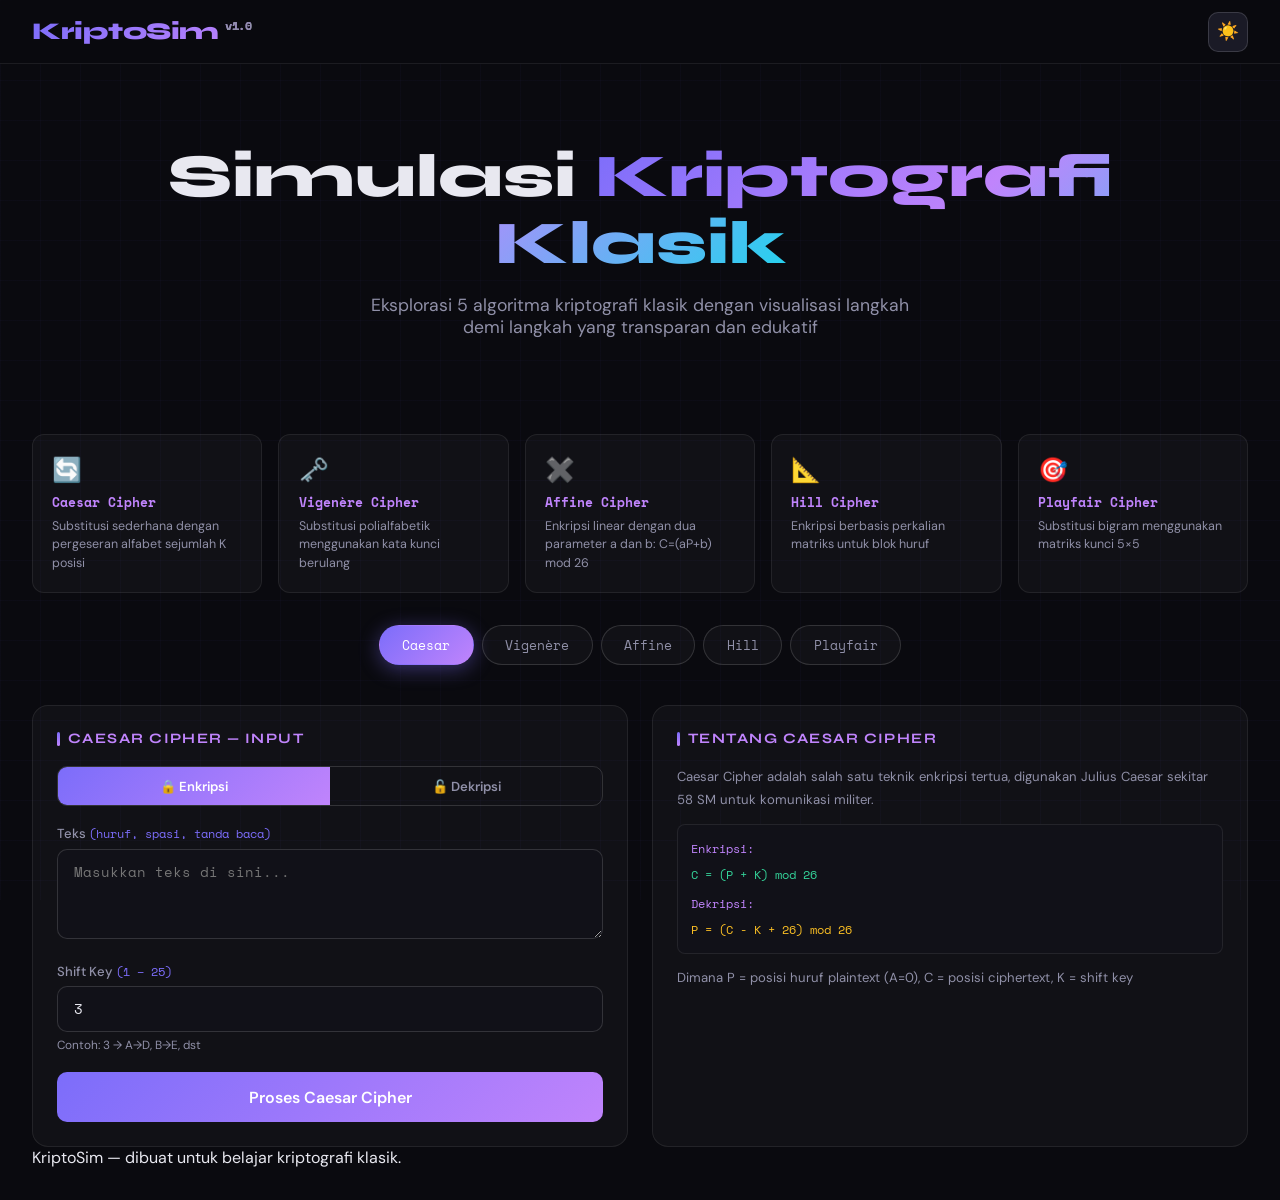
<file: index.html>
<!DOCTYPE html>
<html lang="id" data-theme="dark">
<head>
<meta charset="UTF-8">
<meta name="viewport" content="width=device-width, initial-scale=1.0">
<title>KriptoSim — Simulasi Kriptografi Klasik</title>
<link rel="preconnect" href="https://fonts.googleapis.com">
<link href="https://fonts.googleapis.com/css2?family=Space+Mono:wght@400;700&family=DM+Sans:wght@300;400;500;600&family=Syne:wght@700;800&display=swap" rel="stylesheet">
<link rel="stylesheet" href="static/style.css">
</head>
<body>

<header>
  <div class="logo">KriptoSim <span>v1.0</span></div>
  <div class="header-right">
    <button class="theme-btn" id="themeBtn" title="Toggle tema">🌙</button>
  </div>
</header>

<div class="container">

  <div class="hero fade-in">
    <h1>Simulasi <span>Kriptografi Klasik</span></h1>
    <p>Eksplorasi 5 algoritma kriptografi klasik dengan visualisasi langkah demi langkah yang transparan dan edukatif</p>
  </div>

  <div class="info-grid fade-in-delay">
    <div class="info-card">
      <div class="info-icon">🔄</div>
      <div class="info-name">Caesar Cipher</div>
      <div class="info-desc">Substitusi sederhana dengan pergeseran alfabet sejumlah K posisi</div>
    </div>
    <div class="info-card">
      <div class="info-icon">🗝️</div>
      <div class="info-name">Vigenère Cipher</div>
      <div class="info-desc">Substitusi polialfabetik menggunakan kata kunci berulang</div>
    </div>
    <div class="info-card">
      <div class="info-icon">✖️</div>
      <div class="info-name">Affine Cipher</div>
      <div class="info-desc">Enkripsi linear dengan dua parameter a dan b: C=(aP+b) mod 26</div>
    </div>
    <div class="info-card">
      <div class="info-icon">📐</div>
      <div class="info-name">Hill Cipher</div>
      <div class="info-desc">Enkripsi berbasis perkalian matriks untuk blok huruf</div>
    </div>
    <div class="info-card">
      <div class="info-icon">🎯</div>
      <div class="info-name">Playfair Cipher</div>
      <div class="info-desc">Substitusi bigram menggunakan matriks kunci 5×5</div>
    </div>
  </div>

  <div class="algo-tabs fade-in-delay">
    <div class="algo-tab active" data-algo="caesar">Caesar</div>
    <div class="algo-tab" data-algo="vigenere">Vigenère</div>
    <div class="algo-tab" data-algo="affine">Affine</div>
    <div class="algo-tab" data-algo="hill">Hill</div>
    <div class="algo-tab" data-algo="playfair">Playfair</div>
  </div>

  <!-- CAESAR -->
  <div class="algo-panel active fade-in-delay" id="panel-caesar">
    <div class="main-grid">
      <div class="card">
        <div class="card-title">Caesar Cipher — Input</div>
        <div class="mode-toggle">
          <button class="mode-btn active" data-mode="encrypt" data-algo="caesar">🔒 Enkripsi</button>
          <button class="mode-btn" data-mode="decrypt" data-algo="caesar">🔓 Dekripsi</button>
        </div>
        <div class="form-group">
          <label>Teks <span>(huruf, spasi, tanda baca)</span></label>
          <textarea id="caesar-text" placeholder="Masukkan teks di sini..."></textarea>
        </div>
        <div class="form-group">
          <label>Shift Key <span>(1 – 25)</span></label>
          <input type="number" id="caesar-key" value="3" min="1" max="25">
          <div class="input-hint">Contoh: 3 → A→D, B→E, dst</div>
        </div>
        <button class="btn-primary" id="caesar-btn">Proses Caesar Cipher</button>
        <div class="error-box" id="caesar-error"></div>
        <div class="result-box" id="caesar-result">
          <div class="result-label">Hasil</div>
          <div class="result-text" id="caesar-output"></div>
          <button class="result-copy" onclick="copyResult('caesar-output')">📋 Salin</button>
        </div>
      </div>
      <div class="card">
        <div class="card-title">Tentang Caesar Cipher</div>
        <div style="font-size:0.82rem; color:var(--text2); line-height:1.7">
          <p style="margin-bottom:0.8rem">Caesar Cipher adalah salah satu teknik enkripsi tertua, digunakan Julius Caesar sekitar 58 SM untuk komunikasi militer.</p>
          <div style="padding:0.8rem; background:var(--bg2); border-radius:8px; font-family:'Space Mono',monospace; font-size:0.78rem; margin-bottom:0.8rem; border:1px solid var(--border)">
            <div style="color:var(--accent2); margin-bottom:0.3rem">Enkripsi:</div>
            <div style="color:var(--green)">C = (P + K) mod 26</div>
            <div style="color:var(--accent2); margin-top:0.5rem; margin-bottom:0.3rem">Dekripsi:</div>
            <div style="color:var(--yellow)">P = (C - K + 26) mod 26</div>
          </div>
          <p>Dimana P = posisi huruf plaintext (A=0), C = posisi ciphertext, K = shift key</p>
        </div>
      </div>
    </div>
    <div class="steps-panel" id="caesar-steps"></div>
  </div>

  <!-- VIGENERE -->
  <div class="algo-panel" id="panel-vigenere">
    <div class="main-grid">
      <div class="card">
        <div class="card-title">Vigenère Cipher — Input</div>
        <div class="mode-toggle">
          <button class="mode-btn active" data-mode="encrypt" data-algo="vigenere">🔒 Enkripsi</button>
          <button class="mode-btn" data-mode="decrypt" data-algo="vigenere">🔓 Dekripsi</button>
        </div>
        <div class="form-group">
          <label>Teks</label>
          <textarea id="vigenere-text" placeholder="Masukkan teks di sini..."></textarea>
        </div>
        <div class="form-group">
          <label>Key <span>(kata kunci, huruf saja)</span></label>
          <input type="text" id="vigenere-key" placeholder="Contoh: SECRET" style="text-transform:uppercase">
          <div class="input-hint">Key akan diulang sepanjang teks</div>
        </div>
        <button class="btn-primary" id="vigenere-btn">Proses Vigenère Cipher</button>
        <div class="error-box" id="vigenere-error"></div>
        <div class="result-box" id="vigenere-result">
          <div class="result-label">Hasil</div>
          <div class="result-text" id="vigenere-output"></div>
          <button class="result-copy" onclick="copyResult('vigenere-output')">📋 Salin</button>
        </div>
      </div>
      <div class="card">
        <div class="card-title">Tentang Vigenère Cipher</div>
        <div style="font-size:0.82rem; color:var(--text2); line-height:1.7">
          <p style="margin-bottom:0.8rem">Dikembangkan oleh Blaise de Vigenère (1553). Lebih aman dari Caesar karena menggunakan kunci berulang.</p>
          <div style="padding:0.8rem; background:var(--bg2); border-radius:8px; font-family:'Space Mono',monospace; font-size:0.78rem; margin-bottom:0.8rem; border:1px solid var(--border)">
            <div style="color:var(--accent2); margin-bottom:0.3rem">Enkripsi:</div>
            <div style="color:var(--green)">C_i = (P_i + K_i) mod 26</div>
            <div style="color:var(--accent2); margin-top:0.5rem; margin-bottom:0.3rem">Dekripsi:</div>
            <div style="color:var(--yellow)">P_i = (C_i - K_i + 26) mod 26</div>
          </div>
          <p>K_i = nilai huruf key pada posisi ke-i (berulang sesuai panjang key)</p>
        </div>
      </div>
    </div>
    <div class="steps-panel" id="vigenere-steps"></div>
  </div>

  <!-- AFFINE -->
  <div class="algo-panel" id="panel-affine">
    <div class="main-grid">
      <div class="card">
        <div class="card-title">Affine Cipher — Input</div>
        <div class="mode-toggle">
          <button class="mode-btn active" data-mode="encrypt" data-algo="affine">🔒 Enkripsi</button>
          <button class="mode-btn" data-mode="decrypt" data-algo="affine">🔓 Dekripsi</button>
        </div>
        <div class="form-group">
          <label>Teks</label>
          <textarea id="affine-text" placeholder="Masukkan teks di sini..."></textarea>
        </div>
        <div style="display:grid; grid-template-columns:1fr 1fr; gap:0.8rem">
          <div class="form-group">
            <label>Nilai a <span>(coprime 26)</span></label>
            <input type="number" id="affine-a" value="5">
            <div class="input-hint" id="affine-a-hint">Valid: GCD(5,26)=1 ✓</div>
          </div>
          <div class="form-group">
            <label>Nilai b <span>(0–25)</span></label>
            <input type="number" id="affine-b" value="8">
          </div>
        </div>
        <div style="font-size:0.75rem; color:var(--text2); margin-bottom:1rem; padding:0.6rem 0.8rem; background:var(--bg2); border-radius:8px; border:1px solid var(--border)">
          <span style="color:var(--accent2)">Nilai a yang valid:</span> 1, 3, 5, 7, 9, 11, 15, 17, 19, 21, 23, 25
        </div>
        <button class="btn-primary" id="affine-btn">Proses Affine Cipher</button>
        <div class="error-box" id="affine-error"></div>
        <div class="result-box" id="affine-result">
          <div class="result-label">Hasil</div>
          <div class="result-text" id="affine-output"></div>
          <button class="result-copy" onclick="copyResult('affine-output')">📋 Salin</button>
        </div>
      </div>
      <div class="card">
        <div class="card-title">Tentang Affine Cipher</div>
        <div style="font-size:0.82rem; color:var(--text2); line-height:1.7">
          <p style="margin-bottom:0.8rem">Affine Cipher adalah kombinasi dari cipher multiplikatif dan Caesar. Nilai <em>a</em> harus coprime dengan 26 agar invertible.</p>
          <div style="padding:0.8rem; background:var(--bg2); border-radius:8px; font-family:'Space Mono',monospace; font-size:0.78rem; margin-bottom:0.8rem; border:1px solid var(--border)">
            <div style="color:var(--accent2); margin-bottom:0.3rem">Enkripsi:</div>
            <div style="color:var(--green)">C = (a·P + b) mod 26</div>
            <div style="color:var(--accent2); margin-top:0.5rem; margin-bottom:0.3rem">Dekripsi:</div>
            <div style="color:var(--yellow)">P = a⁻¹·(C - b) mod 26</div>
            <div style="color:var(--accent2); margin-top:0.5rem; margin-bottom:0.3rem">Syarat:</div>
            <div style="color:var(--cyan)">GCD(a, 26) = 1</div>
          </div>
        </div>
      </div>
    </div>
    <div class="steps-panel" id="affine-steps"></div>
  </div>

  <!-- HILL -->
  <div class="algo-panel" id="panel-hill">
    <div class="main-grid">
      <div class="card">
        <div class="card-title">Hill Cipher — Input</div>
        <div class="mode-toggle">
          <button class="mode-btn active" data-mode="encrypt" data-algo="hill">🔒 Enkripsi</button>
          <button class="mode-btn" data-mode="decrypt" data-algo="hill">🔓 Dekripsi</button>
        </div>
        <div class="form-group">
          <label>Teks <span>(hanya huruf, spasi diabaikan)</span></label>
          <textarea id="hill-text" placeholder="Masukkan teks di sini..."></textarea>
        </div>
        <div class="form-group">
          <label>Ukuran Matriks Kunci</label>
          <div class="matrix-size-toggle">
            <button class="size-btn active" data-size="2">2×2</button>
            <button class="size-btn" data-size="3">3×3</button>
          </div>
        </div>
        <div class="form-group">
          <label>Matriks Kunci</label>
          <div id="hill-matrix" class="matrix-grid size-2"></div>
        </div>
        <button class="btn-primary" id="hill-btn">Proses Hill Cipher</button>
        <div class="error-box" id="hill-error"></div>
        <div class="result-box" id="hill-result">
          <div class="result-label">Hasil</div>
          <div class="result-text" id="hill-output"></div>
          <button class="result-copy" onclick="copyResult('hill-output')">📋 Salin</button>
        </div>
      </div>
      <div class="card">
        <div class="card-title">Tentang Hill Cipher</div>
        <div style="font-size:0.82rem; color:var(--text2); line-height:1.7">
          <p style="margin-bottom:0.8rem">Hill Cipher menggunakan matriks kunci untuk mengenkripsi blok huruf. Teks harus dibersihkan dan dipad dengan X jika panjangnya tidak kelipatan ukuran matriks.</p>
        </div>
      </div>
    </div>
    <div class="steps-panel" id="hill-steps"></div>
  </div>

  <!-- PLAYFAIR -->
  <div class="algo-panel" id="panel-playfair">
    <div class="main-grid">
      <div class="card">
        <div class="card-title">Playfair Cipher — Input</div>
        <div class="mode-toggle">
          <button class="mode-btn active" data-mode="encrypt" data-algo="playfair">🔒 Enkripsi</button>
          <button class="mode-btn" data-mode="decrypt" data-algo="playfair">🔓 Dekripsi</button>
        </div>
        <div class="form-group">
          <label>Teks</label>
          <textarea id="playfair-text" placeholder="Masukkan teks di sini..."></textarea>
        </div>
        <div class="form-group">
          <label>Key <span>(huruf saja, J diganti dengan I)</span></label>
          <input type="text" id="playfair-key" placeholder="Contoh: MONARCHY" style="text-transform:uppercase">
        </div>
        <button class="btn-primary" id="playfair-btn">Proses Playfair Cipher</button>
        <div class="error-box" id="playfair-error"></div>
        <div class="result-box" id="playfair-result">
          <div class="result-label">Hasil</div>
          <div class="result-text" id="playfair-output"></div>
          <button class="result-copy" onclick="copyResult('playfair-output')">📋 Salin</button>
        </div>
      </div>
      <div class="card">
        <div class="card-title">Tentang Playfair Cipher</div>
        <div style="font-size:0.82rem; color:var(--text2); line-height:1.7">
          <p style="margin-bottom:0.8rem">Playfair encrypts letter pairs with a 5×5 key matrix. J diganti I dan teks dipasangkan untuk menghindari huruf ganda dalam satu digraf.</p>
        </div>
      </div>
    </div>
    <div class="steps-panel" id="playfair-steps"></div>
  </div>

  <div class="footer fade-in-delay">
    <div class="footer-text">KriptoSim — dibuat untuk belajar kriptografi klasik.</div>
  </div>
</div>

<script src="static/main.js" defer></script>
</body>
</html>
</file>
<file: static/style.css>
/* ===== CSS VARIABLES ===== */
:root {
  --bg: #0a0a0f;
  --bg2: #111118;
  --bg3: #1a1a26;
  --border: rgba(255,255,255,0.08);
  --border2: rgba(255,255,255,0.14);
  --text: #e8e8f0;
  --text2: #9090a8;
  --accent: #7c6dfa;
  --accent2: #c084fc;
  --green: #34d399;
  --red: #f87171;
  --yellow: #fbbf24;
  --cyan: #22d3ee;
  --card-bg: rgba(255,255,255,0.03);
  --glow: 0 0 30px rgba(124,109,250,0.15);
}

[data-theme="light"] {
  --bg: #f0f0f8;
  --bg2: #ffffff;
  --bg3: #e8e8f4;
  --border: rgba(0,0,0,0.08);
  --border2: rgba(0,0,0,0.14);
  --text: #1a1a2e;
  --text2: #5a5a7a;
  --card-bg: rgba(255,255,255,0.8);
  --glow: 0 0 30px rgba(124,109,250,0.1);
}

/* ===== RESET ===== */
* { margin: 0; padding: 0; box-sizing: border-box; }
html { scroll-behavior: smooth; }

body {
  font-family: 'DM Sans', sans-serif;
  background: var(--bg);
  color: var(--text);
  min-height: 100vh;
  transition: background 0.3s, color 0.3s;
}

/* Background grid */
body::before {
  content: '';
  position: fixed;
  inset: 0;
  background-image:
    linear-gradient(rgba(124,109,250,0.03) 1px, transparent 1px),
    linear-gradient(90deg, rgba(124,109,250,0.03) 1px, transparent 1px);
  background-size: 40px 40px;
  pointer-events: none;
  z-index: 0;
}

/* ===== HEADER ===== */
header {
  position: sticky; top: 0; z-index: 100;
  background: rgba(10,10,15,0.85);
  backdrop-filter: blur(20px);
  border-bottom: 1px solid var(--border);
  padding: 0 2rem;
  height: 64px;
  display: flex; align-items: center; justify-content: space-between;
}
[data-theme="light"] header { background: rgba(240,240,248,0.9); }

.logo {
  font-family: 'Syne', sans-serif;
  font-size: 1.5rem; font-weight: 800;
  background: linear-gradient(135deg, var(--accent), var(--accent2));
  -webkit-background-clip: text; -webkit-text-fill-color: transparent;
  letter-spacing: -0.02em;
}
.logo span {
  font-family: 'Space Mono', monospace; font-size: 0.75rem;
  color: var(--text2); -webkit-text-fill-color: var(--text2);
  vertical-align: super;
}

.header-right { display: flex; align-items: center; gap: 1rem; }

.theme-btn {
  width: 40px; height: 40px; border-radius: 10px;
  background: var(--bg3); border: 1px solid var(--border2);
  color: var(--text); cursor: pointer; font-size: 1.1rem;
  display: flex; align-items: center; justify-content: center;
  transition: all 0.2s;
}
.theme-btn:hover { background: var(--accent); border-color: var(--accent); transform: scale(1.05); }

/* ===== MAIN LAYOUT ===== */
.container { max-width: 1400px; margin: 0 auto; padding: 2rem; position: relative; z-index: 1; }

/* ===== HERO ===== */
.hero { text-align: center; padding: 3rem 0 2rem; }
.hero h1 {
  font-family: 'Syne', sans-serif;
  font-size: clamp(2.2rem, 5vw, 3.8rem);
  font-weight: 800; line-height: 1.1;
  margin-bottom: 1rem;
}
.hero h1 span {
  background: linear-gradient(135deg, var(--accent), var(--accent2), var(--cyan));
  -webkit-background-clip: text; -webkit-text-fill-color: transparent;
}
.hero p { color: var(--text2); font-size: 1.1rem; max-width: 560px; margin: 0 auto 2rem; }

/* ===== ALGO TABS ===== */
.algo-tabs {
  display: flex; gap: 0.5rem; flex-wrap: wrap; justify-content: center;
  margin-bottom: 2.5rem;
}
.algo-tab {
  padding: 0.6rem 1.4rem; border-radius: 100px;
  border: 1px solid var(--border2);
  background: var(--card-bg); color: var(--text2);
  font-family: 'Space Mono', monospace; font-size: 0.8rem;
  cursor: pointer; transition: all 0.2s; user-select: none;
}
.algo-tab:hover { border-color: var(--accent); color: var(--accent); }
.algo-tab.active {
  background: linear-gradient(135deg, var(--accent), var(--accent2));
  border-color: transparent; color: white;
  box-shadow: 0 4px 20px rgba(124,109,250,0.4);
}

/* ===== MAIN GRID ===== */
.main-grid { display: grid; grid-template-columns: 1fr 1fr; gap: 1.5rem; }
@media (max-width: 900px) { .main-grid { grid-template-columns: 1fr; } }

/* ===== CARDS ===== */
.card {
  background: var(--card-bg);
  border: 1px solid var(--border);
  border-radius: 16px; padding: 1.5rem;
  backdrop-filter: blur(10px);
  transition: border-color 0.2s, box-shadow 0.2s;
}
.card:hover { border-color: var(--border2); box-shadow: var(--glow); }

.card-title {
  font-family: 'Syne', sans-serif; font-size: 0.9rem; font-weight: 700;
  color: var(--accent2); text-transform: uppercase; letter-spacing: 0.1em;
  margin-bottom: 1.2rem; display: flex; align-items: center; gap: 0.5rem;
}
.card-title::before {
  content: ''; width: 3px; height: 14px;
  background: linear-gradient(var(--accent), var(--accent2)); border-radius: 2px;
}

/* ===== ALGO PANELS ===== */
.algo-panel { display: none; }
.algo-panel.active { display: block; }

/* ===== FORM ELEMENTS ===== */
.form-group { margin-bottom: 1.2rem; }

label { display: block; font-size: 0.82rem; color: var(--text2); margin-bottom: 0.4rem; font-weight: 500; }
label span { color: var(--accent); font-family: 'Space Mono', monospace; font-size: 0.75rem; }

input[type="text"], input[type="number"], textarea {
  width: 100%; padding: 0.75rem 1rem;
  background: var(--bg2); border: 1px solid var(--border2);
  border-radius: 10px; color: var(--text);
  font-family: 'Space Mono', monospace; font-size: 0.85rem;
  outline: none; transition: border-color 0.2s, box-shadow 0.2s;
  resize: vertical;
}
input:focus, textarea:focus {
  border-color: var(--accent);
  box-shadow: 0 0 0 3px rgba(124,109,250,0.15);
}
textarea { min-height: 90px; }

.input-hint { font-size: 0.74rem; color: var(--text2); margin-top: 0.3rem; }
.input-hint.valid { color: var(--green); }
.input-hint.error { color: var(--red); }

/* ===== MATRIX INPUTS ===== */
.matrix-grid { display: inline-grid; gap: 0.4rem; }
.matrix-grid.size-2 { grid-template-columns: repeat(2, 60px); }
.matrix-grid.size-3 { grid-template-columns: repeat(3, 60px); }
.matrix-grid input { width: 60px; text-align: center; padding: 0.5rem; font-size: 0.9rem; }

.matrix-size-toggle { display: flex; gap: 0.5rem; margin-bottom: 0.8rem; }
.size-btn {
  padding: 0.3rem 0.8rem; border-radius: 6px;
  border: 1px solid var(--border2);
  background: var(--bg3); color: var(--text2);
  font-family: 'Space Mono', monospace; font-size: 0.75rem;
  cursor: pointer; transition: all 0.2s;
}
.size-btn.active { background: var(--accent); border-color: var(--accent); color: white; }

/* ===== MODE TOGGLE ===== */
.mode-toggle {
  display: flex; gap: 0; margin-bottom: 1.2rem;
  border: 1px solid var(--border2); border-radius: 10px; overflow: hidden;
}
.mode-btn {
  flex: 1; padding: 0.65rem; text-align: center;
  font-size: 0.82rem; font-weight: 600; cursor: pointer;
  transition: all 0.2s; border: none; background: transparent;
  color: var(--text2); font-family: 'DM Sans', sans-serif;
}
.mode-btn.active {
  background: linear-gradient(135deg, var(--accent), var(--accent2));
  color: white;
}

/* ===== BUTTONS ===== */
.btn-primary {
  width: 100%; padding: 0.9rem;
  background: linear-gradient(135deg, var(--accent), var(--accent2));
  border: none; border-radius: 10px; color: white;
  font-family: 'DM Sans', sans-serif; font-size: 1rem; font-weight: 600;
  cursor: pointer; transition: all 0.25s; position: relative; overflow: hidden;
}
.btn-primary:hover { transform: translateY(-2px); box-shadow: 0 8px 25px rgba(124,109,250,0.4); }
.btn-primary:active { transform: translateY(0); }
.btn-primary.loading { pointer-events: none; opacity: 0.7; }
.btn-primary.loading::after {
  content: '';
  position: absolute; top: 50%; left: 50%;
  width: 18px; height: 18px;
  border: 2px solid rgba(255,255,255,0.3);
  border-top-color: white; border-radius: 50%;
  animation: spin 0.7s linear infinite;
  transform: translate(-50%, -50%);
}

/* ===== RESULT ===== */
.result-box {
  margin-top: 1.2rem; padding: 1.2rem;
  background: var(--bg2); border: 1px solid var(--border2);
  border-radius: 12px; display: none;
}
.result-box.show { display: block; animation: fadeSlide 0.3s ease; }

.result-label { font-size: 0.75rem; color: var(--text2); margin-bottom: 0.4rem; text-transform: uppercase; letter-spacing: 0.08em; }
.result-text {
  font-family: 'Space Mono', monospace; font-size: 1rem; font-weight: 700;
  color: var(--green); word-break: break-all; line-height: 1.6;
}
.result-copy {
  margin-top: 0.8rem; padding: 0.4rem 0.8rem;
  background: var(--bg3); border: 1px solid var(--border2);
  border-radius: 6px; color: var(--text2); font-size: 0.75rem;
  cursor: pointer; transition: all 0.2s;
}
.result-copy:hover { color: var(--green); border-color: var(--green); }

.error-box {
  margin-top: 1rem; padding: 1rem;
  background: rgba(248,113,113,0.08); border: 1px solid rgba(248,113,113,0.3);
  border-radius: 10px; color: var(--red); font-size: 0.85rem; display: none;
}
.error-box.show { display: block; animation: fadeSlide 0.3s ease; }

/* ===== STEPS PANEL ===== */
.steps-panel {
  background: var(--card-bg); border: 1px solid var(--border);
  border-radius: 16px; padding: 1.5rem; margin-top: 1.5rem;
  display: none;
}
.steps-panel.show { display: block; animation: fadeSlide 0.3s ease; }

.steps-header {
  font-family: 'Syne', sans-serif; font-size: 1rem; font-weight: 700;
  color: var(--text); margin-bottom: 1.2rem;
  display: flex; align-items: center; justify-content: space-between;
}
.formula-badge {
  display: inline-block; padding: 0.3rem 0.8rem;
  background: rgba(124,109,250,0.12); border: 1px solid rgba(124,109,250,0.3);
  border-radius: 6px; font-family: 'Space Mono', monospace;
  font-size: 0.75rem; color: var(--accent);
}

/* Step items */
.step-item { margin-bottom: 1.2rem; }
.step-title {
  font-size: 0.8rem; font-weight: 700; color: var(--accent2);
  text-transform: uppercase; letter-spacing: 0.08em;
  margin-bottom: 0.6rem; display: flex; align-items: center; gap: 0.5rem;
}
.step-badge {
  width: 20px; height: 20px; border-radius: 50%;
  background: linear-gradient(135deg, var(--accent), var(--accent2));
  color: white; font-size: 0.65rem; font-weight: 700;
  display: inline-flex; align-items: center; justify-content: center;
  flex-shrink: 0;
}
.step-content {
  font-family: 'Space Mono', monospace; font-size: 0.78rem;
  color: var(--text2); line-height: 1.7;
  padding: 0.8rem; background: var(--bg2);
  border: 1px solid var(--border); border-radius: 8px;
}

/* ===== CHAR TABLE ===== */
.char-table { width: 100%; border-collapse: collapse; font-family: 'Space Mono', monospace; font-size: 0.72rem; }
.char-table th {
  padding: 0.4rem 0.6rem; text-align: center;
  background: var(--bg3); color: var(--text2);
  border: 1px solid var(--border); font-size: 0.7rem;
}
.char-table td {
  padding: 0.35rem 0.6rem; text-align: center;
  border: 1px solid var(--border); color: var(--text);
}
.char-table tr:hover td { background: rgba(124,109,250,0.05); }
.char-original { color: var(--yellow); font-weight: 700; }
.char-result { color: var(--green); font-weight: 700; }
.char-formula { color: var(--text2); font-size: 0.68rem; text-align: left !important; }

/* ===== SHIFT TABLE ===== */
.shift-table { display: flex; flex-direction: column; gap: 0.3rem; overflow-x: auto; }
.shift-row { display: flex; gap: 0.2rem; }
.shift-cell {
  min-width: 26px; height: 26px; border-radius: 4px;
  display: flex; align-items: center; justify-content: center;
  font-family: 'Space Mono', monospace; font-size: 0.72rem; font-weight: 700;
  flex-shrink: 0;
}
.shift-plain { background: var(--bg3); color: var(--text2); }
.shift-cipher { background: rgba(124,109,250,0.2); color: var(--accent2); }

/* ===== MATRIX DISPLAY ===== */
.matrix-display { display: inline-grid; gap: 0.3rem; margin: 0.5rem 0; }
.matrix-display.size-2 { grid-template-columns: repeat(2, 44px); }
.matrix-display.size-3 { grid-template-columns: repeat(3, 44px); }
.matrix-cell {
  width: 44px; height: 44px; border-radius: 6px;
  display: flex; align-items: center; justify-content: center;
  font-family: 'Space Mono', monospace; font-size: 0.85rem; font-weight: 700;
  background: rgba(124,109,250,0.12); color: var(--accent2);
  border: 1px solid rgba(124,109,250,0.2);
}

/* ===== PLAYFAIR 5x5 ===== */
.playfair-matrix { display: inline-grid; grid-template-columns: repeat(5, 1fr); gap: 0.25rem; }
.pf-cell {
  width: 40px; height: 40px; border-radius: 6px;
  display: flex; align-items: center; justify-content: center;
  font-family: 'Space Mono', monospace; font-size: 0.85rem; font-weight: 700;
  background: var(--bg3); color: var(--text); border: 1px solid var(--border);
  transition: all 0.2s;
}
.pf-cell.highlight-a { background: rgba(124,109,250,0.3); border-color: var(--accent); color: white; }
.pf-cell.highlight-b { background: rgba(192,132,252,0.3); border-color: var(--accent2); color: white; }

/* ===== VIGENERE SQUARE ===== */
.vigenere-container { overflow-x: auto; max-height: 300px; overflow-y: auto; }
.vigenere-table { border-collapse: collapse; }
.vigenere-table td {
  width: 22px; height: 22px; text-align: center;
  font-family: 'Space Mono', monospace; font-size: 0.6rem;
  border: 1px solid var(--border); color: var(--text2);
}
.vigenere-table td.header-cell { background: var(--bg3); color: var(--accent2); font-weight: 700; }
.vigenere-table td.diag { color: var(--accent); font-weight: 700; }

/* ===== PAIR STEPS ===== */
.pair-grid { display: grid; grid-template-columns: repeat(auto-fill, minmax(280px, 1fr)); gap: 0.6rem; }
.pair-item {
  padding: 0.7rem; background: var(--bg2);
  border: 1px solid var(--border); border-radius: 8px;
  font-family: 'Space Mono', monospace; font-size: 0.75rem;
}
.pair-chars { font-size: 1.1rem; font-weight: 700; color: var(--yellow); }
.pair-arrow { color: var(--text2); margin: 0 0.3rem; }
.pair-result { font-size: 1.1rem; font-weight: 700; color: var(--green); }
.pair-rule { color: var(--text2); font-size: 0.68rem; margin-top: 0.3rem; }

/* ===== HISTORY ===== */
.history-section { margin-top: 2rem; }
.history-list { display: flex; flex-direction: column; gap: 0.6rem; max-height: 400px; overflow-y: auto; }
.history-item {
  padding: 0.8rem 1rem; background: var(--card-bg);
  border: 1px solid var(--border); border-radius: 10px;
  display: flex; align-items: center; gap: 1rem;
  cursor: pointer; transition: all 0.2s; font-size: 0.82rem;
}
.history-item:hover { border-color: var(--border2); background: var(--bg3); }
.history-badge {
  padding: 0.2rem 0.6rem; border-radius: 100px;
  font-family: 'Space Mono', monospace; font-size: 0.65rem; font-weight: 700;
  flex-shrink: 0;
}
.badge-encrypt { background: rgba(52,211,153,0.15); color: var(--green); border: 1px solid rgba(52,211,153,0.3); }
.badge-decrypt { background: rgba(251,191,36,0.15); color: var(--yellow); border: 1px solid rgba(251,191,36,0.3); }
.history-algo {
  padding: 0.2rem 0.5rem; border-radius: 4px;
  background: rgba(124,109,250,0.1); color: var(--accent2);
  font-family: 'Space Mono', monospace; font-size: 0.65rem; flex-shrink: 0;
}
.history-texts { flex: 1; overflow: hidden; }
.history-io { color: var(--text2); white-space: nowrap; overflow: hidden; text-overflow: ellipsis; }
.history-io strong { color: var(--text); font-family: 'Space Mono', monospace; }
.history-empty { text-align: center; color: var(--text2); padding: 2rem; font-size: 0.85rem; }
.history-clear {
  padding: 0.4rem 0.8rem; border-radius: 6px;
  border: 1px solid var(--border2); background: transparent;
  color: var(--red); font-size: 0.75rem; cursor: pointer; transition: all 0.2s;
}
.history-clear:hover { background: rgba(248,113,113,0.1); }

/* ===== INFO SECTION ===== */
.info-grid { display: grid; grid-template-columns: repeat(auto-fit, minmax(200px, 1fr)); gap: 1rem; margin: 2rem 0; }
.info-card {
  padding: 1.2rem; background: var(--card-bg);
  border: 1px solid var(--border); border-radius: 12px; transition: all 0.2s;
}
.info-card:hover { border-color: var(--border2); transform: translateY(-2px); box-shadow: var(--glow); }
.info-icon { font-size: 1.5rem; margin-bottom: 0.5rem; }
.info-name { font-family: 'Space Mono', monospace; font-size: 0.8rem; color: var(--accent2); font-weight: 700; }
.info-desc { font-size: 0.78rem; color: var(--text2); margin-top: 0.3rem; line-height: 1.5; }

/* ===== SCROLLBAR ===== */
::-webkit-scrollbar { width: 6px; height: 6px; }
::-webkit-scrollbar-track { background: var(--bg2); }
::-webkit-scrollbar-thumb { background: var(--border2); border-radius: 3px; }
::-webkit-scrollbar-thumb:hover { background: var(--accent); }

/* ===== RESPONSIVE ===== */
@media (max-width: 600px) {
  .container { padding: 1rem; }
  .hero { padding: 1.5rem 0 1rem; }
  .algo-tabs { gap: 0.3rem; }
  .algo-tab { padding: 0.5rem 1rem; font-size: 0.72rem; }
  header { padding: 0 1rem; }
}

/* ===== COLLAPSIBLE STEPS ===== */
.collapse-btn {
  background: none; border: none; color: var(--text2); cursor: pointer;
  font-size: 0.8rem; display: flex; align-items: center; gap: 0.3rem;
  padding: 0.4rem 0.8rem; border-radius: 6px;
  border: 1px solid var(--border); transition: all 0.2s;
}
.collapse-btn:hover { color: var(--text); border-color: var(--border2); }
.collapsible-content { overflow: hidden; transition: max-height 0.4s ease; }
.collapsible-content.collapsed { max-height: 0; }

/* ===== ANIMATIONS ===== */
.fade-in { animation: fadeIn 0.6s ease both; }
.fade-in-delay { animation: fadeIn 0.6s ease 0.2s both; }

@keyframes fadeIn {
  from { opacity: 0; transform: translateY(16px); }
  to   { opacity: 1; transform: translateY(0); }
}
@keyframes fadeSlide {
  from { opacity: 0; transform: translateY(8px); }
  to   { opacity: 1; transform: translateY(0); }
}
@keyframes spin {
  to { transform: translate(-50%, -50%) rotate(360deg); }
}
</file>
